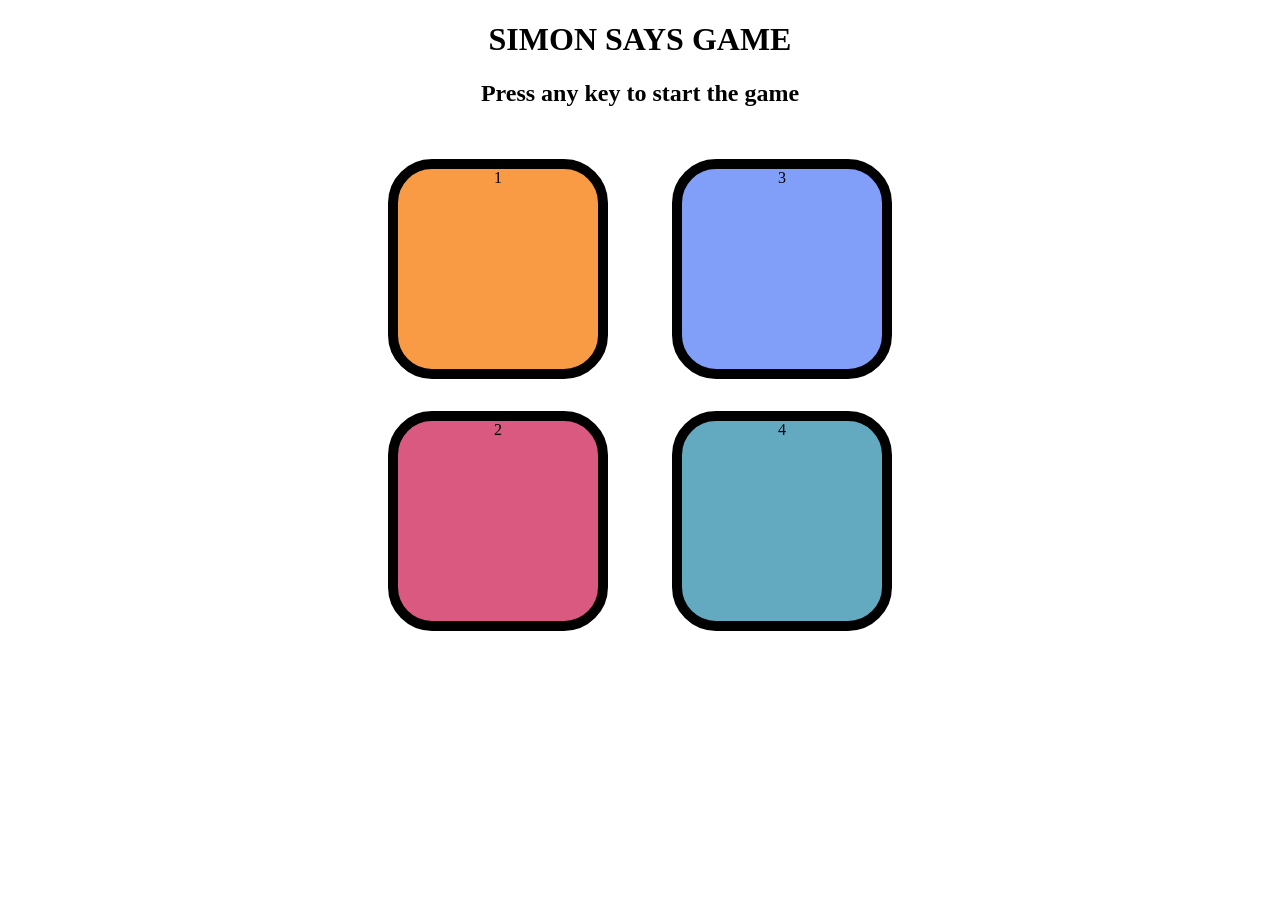
<file: game/index.html>
<!DOCTYPE html>
<html lang="en">
<head>
    <meta charset="UTF-8">
    <meta name="viewport" content="width=device-width, initial-scale=1.0">
    <title>Simon says Game</title>
    <link rel="stylesheet" href="style.css" />
</head>
<body>
    <h1>SIMON SAYS GAME</h1>
    <h2>Press any key to start the game</h2>

    <div class="btn-container">
       <div class="line-one">
        <div class="btn yellow " type="button" id="yellow">1</div>
        <div class="btn pink" type="button" id="pink">2</div>
       </div>
        <div class="line-two">
            <div class="btn red" type="button" id="red">3</div>
            <div class="btn blue" type="button" id="blue">4</div>

        </div>
       
    </div>
</body>
<script src="app.js"></script>
</html>
</file>
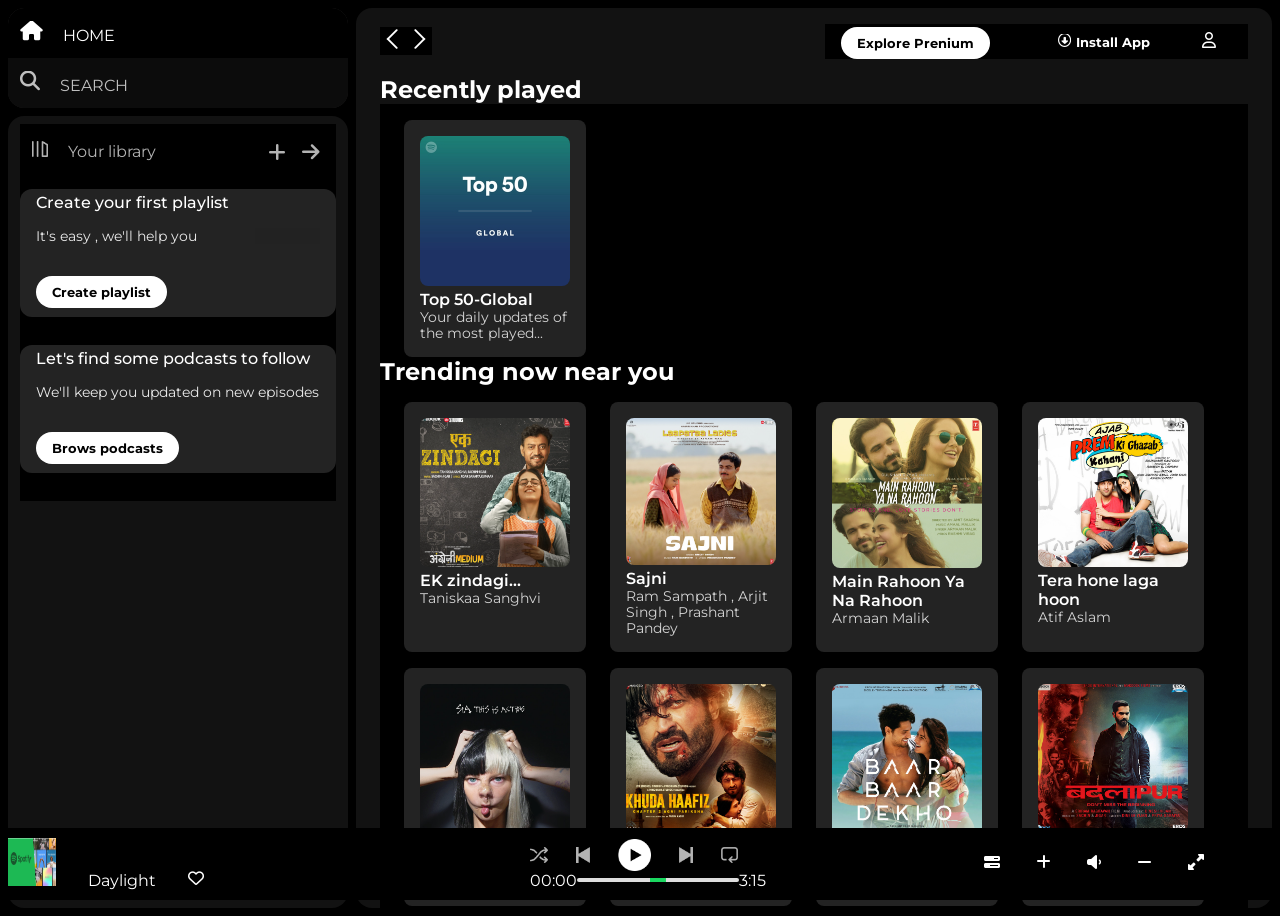
<file: project2/index.html>
<!DOCTYPE html>
<html lang="en">
<head>
  <meta charset="UTF-8">
  <meta name="viewport" content="width=device-width, initial-scale=1.0">
  <link rel="stylesheet" href="https://cdnjs.cloudflare.com/ajax/libs/font-awesome/6.5.2/css/all.min.css" integrity="sha512-SnH5WK+bZxgPHs44uWIX+LLJAJ9/2PkPKZ5QiAj6Ta86w+fsb2TkcmfRyVX3pBnMFcV7oQPJkl9QevSCWr3W6A==" crossorigin="anonymous" referrerpolicy="no-referrer" />
  <link rel="icon" href="./classroom/assets/logo.png">
  <title>Spotify - Web Player: Music for everyone</title>
  <link rel="stylesheet" href="2style.css">
  <link rel="preconnect" href="https://fonts.googleapis.com">
  <link rel="preconnect" href="https://fonts.gstatic.com" crossorigin>
  <link href="https://fonts.googleapis.com/css2?family=Montserrat:ital,wght@0,100..900;1,100..900&display=swap" rel="stylesheet">
</head>
<body>
  <div class="main"> 
    <div class="sidebar">
      <div class="nav"> 
        <div class="nav-option" style="opacity: 1;">
          <i class="fa-solid fa-house"></i>
          <a href="#">HOME</a>
        </div>
        <div class="nav-option">
          <i class="fa-solid fa-magnifying-glass"></i>
          <a href="#">SEARCH</a>
        </div>
      </div>
      <div class="library">
        <div class="option">
          <div class="lib-option nav-option">
            <img src="./assets/library_icon.png">
            <a href="#">Your library</a>
          </div>
          <div class="icons">
            <i class="fa-solid fa-plus"></i>
            <i class="fa-solid fa-arrow-right"></i>
          </div>
        </div>
        <div class=" lib-box">
          <div class="box">
            <p class="box-p1">  Create your first playlist</p>
            <p class="box-p2">It's easy , we'll help you </p>
            <button class="badge">Create playlist</button>
            
          </div>
          <div class="box">
            <p class="box-p1"> Let's find some podcasts to follow</p>
            <p class="box-p2">We'll keep you updated on new episodes</p>
            <button class="badge">Brows podcasts</button>
            
          </div>
          

        </div>
      </div>
    </div>
      
    <div class="main_content">
      <div class="sticky-nav">
        <div class="nav-icons">
          <img src="./assets/backward_icon.png">
          <img src="./assets/forward_icon.png" class="hide">
        </div>
        
        <div class="sticky-nav-option">
          <button class="badge nav-item hide">Explore Prenium</button>
          <button class="badge nav-item " style="background-color: black; color:white;" s> <i class="fa-sharp fa-regular fa-circle-down" style="margin-top: 5px; margin-right: 5px;"></i>Install App</button>
        <i class="fa-regular fa-user nav-item"></i>

        </div>
        
        
      </div>
      
      
        <h2 style="background-color: #121212;">Recently played</h2>
        <div class="cards-container">
          <div class="card">
            <img src="./assets/card1img.jpeg" class="card-img">
            <p class="card-tittle" style="background-color: #232323;">Top 50-Global </p>
            <p class="card-info" style="background-color: #232323;">Your daily updates of the most played...</p>
          </div>
        </div>
        <h2 style="background-color: black;">Trending now near you</h2>
        <div class="cards-container">
          <div class="card">
            <img src="./assets/Screenshot5.png" class="card-img">
            <p class="card-tittle" style="background-color: #232323;">EK zindagi... </p>
            <p class="card-info" style="background-color: #232323;">Taniskaa Sanghvi</p>
          </div>
          <div class="card">
            <img src="./assets/Screenshot 2.png" class="card-img">
            <p class="card-tittle" style="background-color: #232323;">Sajni </p>
            <p class="card-info" style="background-color: #232323;">Ram Sampath , Arjit Singh , Prashant Pandey</p>
          </div>
          <div class="card">
            <img src="./assets/Screenshot4.png" class="card-img">
            <p class="card-tittle" style="background-color: #232323;">Main Rahoon Ya Na Rahoon</p>
            <p class="card-info" style="background-color: #232323;">Armaan Malik</p>
          </div>
          <div class="card">
            <img src="./assets/Screenshot 3.png" class="card-img">
            <p class="card-tittle" style="background-color: #232323;">Tera hone laga hoon </p>
            <p class="card-info" style="background-color: #232323;">Atif Aslam</p>
          </div>
          <div class="card">
            <img src="./assets/screenshot6.png" class="card-img">
            <p class="card-tittle" style="background-color: #232323;">Cheap Thrills...</p>
            <p class="card-info" style="background-color: #232323;">sia</p>
          </div>
          <div class="card">
            <img src="./assets/Screenshot 7.png" class="card-img">
            <p class="card-tittle" style="background-color: #232323;">Rubaru</p>
            <p class="card-info" style="background-color: #232323;">Vishal Mishra , Asees Kaur</p>
          </div>
          <div class="card">
            <img src="./assets/Screenshot 9.png" class="card-img">
            <p class="card-tittle" style="background-color: #232323;">Dariya</p>
            <p class="card-info" style="background-color: #232323;">Arko</p>
          </div>
          <div class="card">
            <img src="./assets/Screenshot 8.png" class="card-img">
            <p class="card-tittle" style="background-color: #232323;">Jeena Jeena</p>
            <p class="card-info" style="background-color: #232323;">Atif Aslam</p>
          </div>
          <div class="card">
            <img src="./assets/Screenshot 10.png" class="card-img">
            <p class="card-tittle" style="background-color: #232323;"> Ye Tune kya kara</p>
            <p class="card-info" style="background-color: #232323;">Pritam , Javed Bashir</p>
          </div>
          <div class="card">
            <img src="./assets/Screenshot 11.png" class="card-img">
            <p class="card-tittle" style="background-color: #232323;"> Hawayein</p>
            <p class="card-info" style="background-color: #232323;">Pritam , Arjit Singh</p>
          </div>
          



        </div>
        
        <h2 style="background-color: black;"> Feature chats</h2>
        <div class="cards-container">
          <div class="card">
            <img src="./assets/card5img.jpeg" class="card-img">
            <p class="card-tittle" style="background-color: #232323;">Top 50-Global </p>
            <p class="card-info" style="background-color: #232323;">Your daily updates of the most played...</p>
          </div>
          <div class="card">
            <img src="./assets/card6img.jpeg" class="card-img">
            <p class="card-tittle" style="background-color: #232323;">Top songs-India </p>
            <p class="card-info" style="background-color: #232323;">Your daily updates of the most played...</p>
          </div>
          <div class="card">
            <img src="./assets/card1img.jpeg" class="card-img">
            <p class="card-tittle" style="background-color: #232323;">Top 50-Global </p>
            <p class="card-info" style="background-color: #232323;">Your daily updates of the most played...</p>
          </div>
       </div>
       <div class="footer">
        <div class="line"></div>
       </div>
      
      </div>
          

  
          

        
        
        <div class="music-player">
          <div class="album">
            <img src="./assets/Screenshot 2024-07-18 120600.png" class="alum-bar" style="height: 3rem; width: 3rem;  margin-right: 1.75rem;"  >
            <span style=" margin-right: 1.75rem; justify-content: center;">Daylight</span>
            <i class="fa-regular fa-heart" style=" margin-right: 1.75rem;"></i>
          </div> 
          
          <div class="players">
            <div class="player-controls">
              <img src="./assets/player_icon1.png" class="play-control-icon" >
              <img src="./assets/player_icon2.png" class="play-control-icon" >
              <img src="./assets/player_icon3.png" class="play-control-icon"  style="opacity: 1; height: 2rem;">
              <img src="./assets/player_icon4.png" class="play-control-icon" >
              <img src="./assets/player_icon5.png" class="play-control-icon" >
            </div>
            <div class="playback-bar">
              <span class="curr-time">00:00</span>
              <input type="range" min="0" max="100" class="progess-bar" style="width: 70%;">
              <span class="tot-time" >3:15</span>
            </div>
          </div>
          <div class="controls" >
          <span>
            <i class="fa-solid fa-bars-progress" style=" margin:1rem ;"></i>
            <i class="fa-solid fa-plus" style=" margin:1rem ;"></i>
            <i class="fa-solid fa-volume-low" style=" margin:1rem ;"></i>
            <i class="fa-solid fa-minus" style=" margin:1rem ;"></i>
            <i class="fa-solid fa-up-right-and-down-left-from-center" style=" margin:1rem ;"></i>
          </span>
           
          </div>
         
        </div>
  </div>
</body>
</html>
</file>
<file: game/style.css>
body{
    text-align:center ;
}
.btn{
    width: 200px;
    height: 200px;
    border-radius: 20%;
    border: 10px solid black;
    margin: 2rem;

}

.btn-container{
    justify-content: center;
    display: flex;
}

.yellow{
    background-color: #f99b45;
}

.pink{
    background-color: #d95980;
}
 .red{
background-color: #819ff9;
 }
 .blue{
    background-color: #63aac0;
 }

 .flash{
    background-color: white;
 }
 .userflash{
    background-color: white;
 }
</file>
<file: project2/2style.css>
*{
    font-family: "Montserrat", sans-serif;
    margin: 0;
    background-color: black;
    color: white;
    overflow: hidden;
}
.main{
    display: flex;
    height: 100vh;
    padding: 0.5rem;
}
.sidebar{
    background-color:black;
    width: 340px;
    border-radius: 1rem;
    margin-right: 0.5rem;

}
.main_content{
    background-color: #121212;
    flex: 1;
    overflow: auto;
    border-radius: 1rem;
    padding: 0 1.5rem 0 1.5rem;
}
.music-player{
    background-color: black;
    position: fixed;
    bottom: 0;
    width: 100%;
    height: 72px;
}
a{
    text-decoration: none;
    color: white;
}
.nav{
    background-color: #292828;
    border-radius: 1rem ;
    display: flex;
    flex-direction: column;
    justify-content: center;
    height: 100px;
    padding: 0.5rem, 0.75rem;
}
.nav-option{
    line-height:2.5rem ;
    opacity: 0.7;
    padding: 0.5rem 0.75rem;
}
.nav-option:hover{
    opacity: 1;
}
.nav-option i{
    font-size: 1.25rem;

}
.nav-option a{
    font-size: 1rem;
    margin-left: 1rem;
}
.library{
    background-color: #121212;
    border-radius: 1rem ;
    height: 100%;
    margin-top: 0.5rem;
    padding: 0.5rem 0.75rem;
}
.option{
    display: flex;
    justify-content: space-between;
    align-items: center;
}

.lib-option img{
    height: 1rem;
    width: 1rem;

}
.icons{
    font-size: 1.25rem;
    display: flex;
}
.icons i{
    opacity: 0.7;
    margin-right: 1rem;
}
.icons i:hover{
    opacity: 1;
}

.box{
    background-color: #232323;
    height: 8rem;
    border-radius: 0.75rem;
    margin: 0.55rem 0 1.75rem 0;
    padding: 0.75rem, 1rem;
}
.box-p1{
    font-size: 1rem;
    background-color: #232323;
    font-weight: 500;
    margin: 0.25rem 1rem 1rem;
   
    
    
}

.box-p2{
    font-size: 0.85rem;
    opacity: 0.9;
    background-color: #232323;
    margin: 0.25rem 1rem 2rem ;
    
}
.badge{
    background-color: white;
    color: #000;
    border: none;
    border-radius: 100px;
    padding: 0.25rem 1rem;
    font-weight: 700;
    /**margin-top: 0.25rem;**/
    margin-left: 1rem;
    height: 2rem;
    width: fit-content;
}

.dark-badge{
    background-color: #fff;
    color: #000;
}
.sticky-nav{
    position: sticky;
    top: 0;
    background-color: #121212;
    display: flex;
    justify-content: space-between;
    align-items: center;
    padding: 1rem 0 1rem;
    z-index: 10;
}
.sticky-nav-icons{
    margin-left: 0.95rem;
}
.sticky-nav-options{
    display: flex;
    justify-content: center;
    align-items: center;
}

.nav-item{
    margin-right: 2rem;
}
@media(max-width:1000px) {
    .hide{
        display: none;
    }
}
.card{
    background-color: #232323;
    width: 150px;
    border-radius: 0.5rem;
    padding: 1rem;
    margin-left: 1.5rem;
    margin-top: 1rem;
}
.cards-container{
    display: flex;
    flex-wrap: wrap;
}
.card-img{
    width: 100%;
    border-radius: 0.5rem;
    
}
.card-tittle{
    font-weight: 600;
}
.card-info{
    font-size: 0.85rem;
    opacity: 0.8;
}

.footer{
    height: 300px;
    display: flex;
    align-items: center;
    justify-content: center;
}
.line{
    width: 90%;
    height: 50%;
    border-top: 1px solid white ;
    opacity: 0.5;
}
.music-player{
    display: flex;
    justify-content: space-between;
    align-items: center;
}
.player-controls{
    display: flex;
    justify-content: center;
    align-items: center;
}


.album{
    width: 25%;
}
.album-bar{
    display: flex;
    justify-content: center;
    align-items: center;
    margin-right: 1.75rem;
}
.player{
    width: 50%;
}
.controls{
    width: 25%;
    
    display: flex;
    
}

.play-control-icon{
    height: 1rem;
    margin-right: 1.75rem;
    opacity: 0.7;
}
.play-control-icon:hover{
    opacity: 1;
}
.playback-bar{
    display: flex;
    justify-content: center;
    align-items: center;
    
}
.progess-bar{
    width: 70%;
    appearance: none;
    background-color: transparent;
    cursor: pointer;
    
}
.progess-bar::-webkit-slider-runnable-track{
    background-color: #ddd;
    border-radius: 100px ;
    height: 0.2rem;
}
.progess-bar::-webkit-slider-thumb{
    appearance: none;
    width: 1rem;
    height: 1rem;
    box-sizing: 50%;
    margin-top: -6px;
    background-color: #1bd760;
}
</file>
